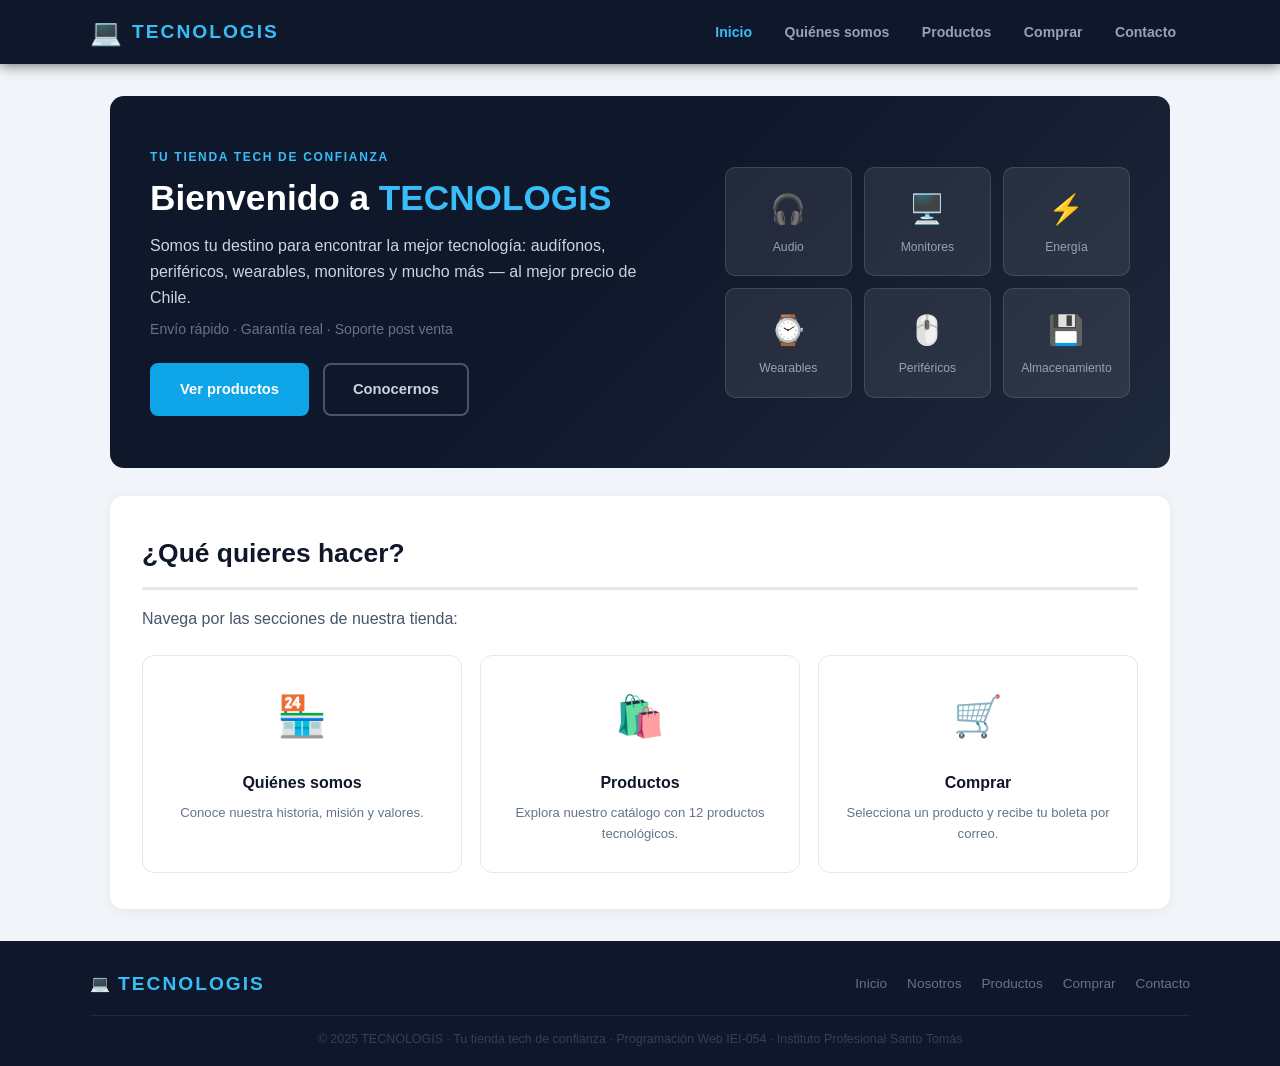
<file: index.html>
<!DOCTYPE html>
<html lang="es">
<head>
  <meta charset="UTF-8">
  <meta name="viewport" content="width=device-width, initial-scale=1.0">
  <title>TECNOLOGIS - Inicio</title>
  <link rel="stylesheet" href="css/style.css">
</head>
<body>

  <header>
    <div class="header-inner">
      <a href="index.html" class="logo">
        <span class="logo-icono">💻</span>
        <span class="logo-nombre">TECNOLOGIS</span>
      </a>
      <nav id="nav-principal">
        <a href="index.html" class="activo">Inicio</a>
        <a href="quienes-somos.html">Quiénes somos</a>
        <a href="productos.html">Productos</a>
        <a href="compra.html">Comprar</a>
        <a href="contacto.html">Contacto</a>
      </nav>
      <button class="btn-menu" id="btnMenu" aria-label="Abrir menú">&#9776;</button>
    </div>
  </header>

  <main>

    <!-- HERO PRINCIPAL -->
    <div class="hero">
      <div class="hero-grid">
        <div class="hero-texto">
          <p class="hero-etiqueta">Tu tienda tech de confianza</p>
          <h2>Bienvenido a <span class="nombre-tienda">TECNOLOGIS</span></h2>
          <p class="hero-bajada">
            Somos tu destino para encontrar la mejor tecnología: audífonos, periféricos,
            wearables, monitores y mucho más — al mejor precio de Chile.
          </p>
          <p class="hero-sub">Envío rápido · Garantía real · Soporte post venta</p>
          <div class="hero-botones">
            <a href="productos.html" class="btn-primario">Ver productos</a>
            <a href="quienes-somos.html" class="btn-secundario">Conocernos</a>
          </div>
        </div>
        <div class="hero-cards">
          <div class="hero-card"><span>🎧</span><p>Audio</p></div>
          <div class="hero-card"><span>🖥️</span><p>Monitores</p></div>
          <div class="hero-card"><span>⚡</span><p>Energía</p></div>
          <div class="hero-card"><span>⌚</span><p>Wearables</p></div>
          <div class="hero-card"><span>🖱️</span><p>Periféricos</p></div>
          <div class="hero-card"><span>💾</span><p>Almacenamiento</p></div>
        </div>
      </div>
    </div>

    <!-- ACCESOS RÁPIDOS A PÁGINAS -->
    <div class="card-seccion">
      <h2>¿Qué quieres hacer?</h2>
      <p>Navega por las secciones de nuestra tienda:</p>
      <div class="accesos-grid" style="margin-top:24px;">
        <a href="quienes-somos.html" class="acceso-card">
          <span class="acceso-icono">🏪</span>
          <h3>Quiénes somos</h3>
          <p>Conoce nuestra historia, misión y valores.</p>
        </a>
        <a href="productos.html" class="acceso-card">
          <span class="acceso-icono">🛍️</span>
          <h3>Productos</h3>
          <p>Explora nuestro catálogo con 12 productos tecnológicos.</p>
        </a>
        <a href="compra.html" class="acceso-card">
          <span class="acceso-icono">🛒</span>
          <h3>Comprar</h3>
          <p>Selecciona un producto y recibe tu boleta por correo.</p>
        </a>
      </div>
    </div>

  </main>

  <footer>
    <div class="footer-inner">
      <div class="footer-logo">
        <span>💻</span>
        <span class="logo-nombre">TECNOLOGIS</span>
      </div>
      <div class="footer-links">
        <a href="index.html">Inicio</a>
        <a href="quienes-somos.html">Nosotros</a>
        <a href="productos.html">Productos</a>
        <a href="compra.html">Comprar</a>
        <a href="contacto.html">Contacto</a>
      </div>
    </div>
    <p class="footer-copy">© 2025 TECNOLOGIS · Tu tienda tech de confianza · Programación Web IEI-054 · Instituto Profesional Santo Tomás</p>
  </footer>

  <script src="js/app.js"></script>
</body>
</html>
</file>
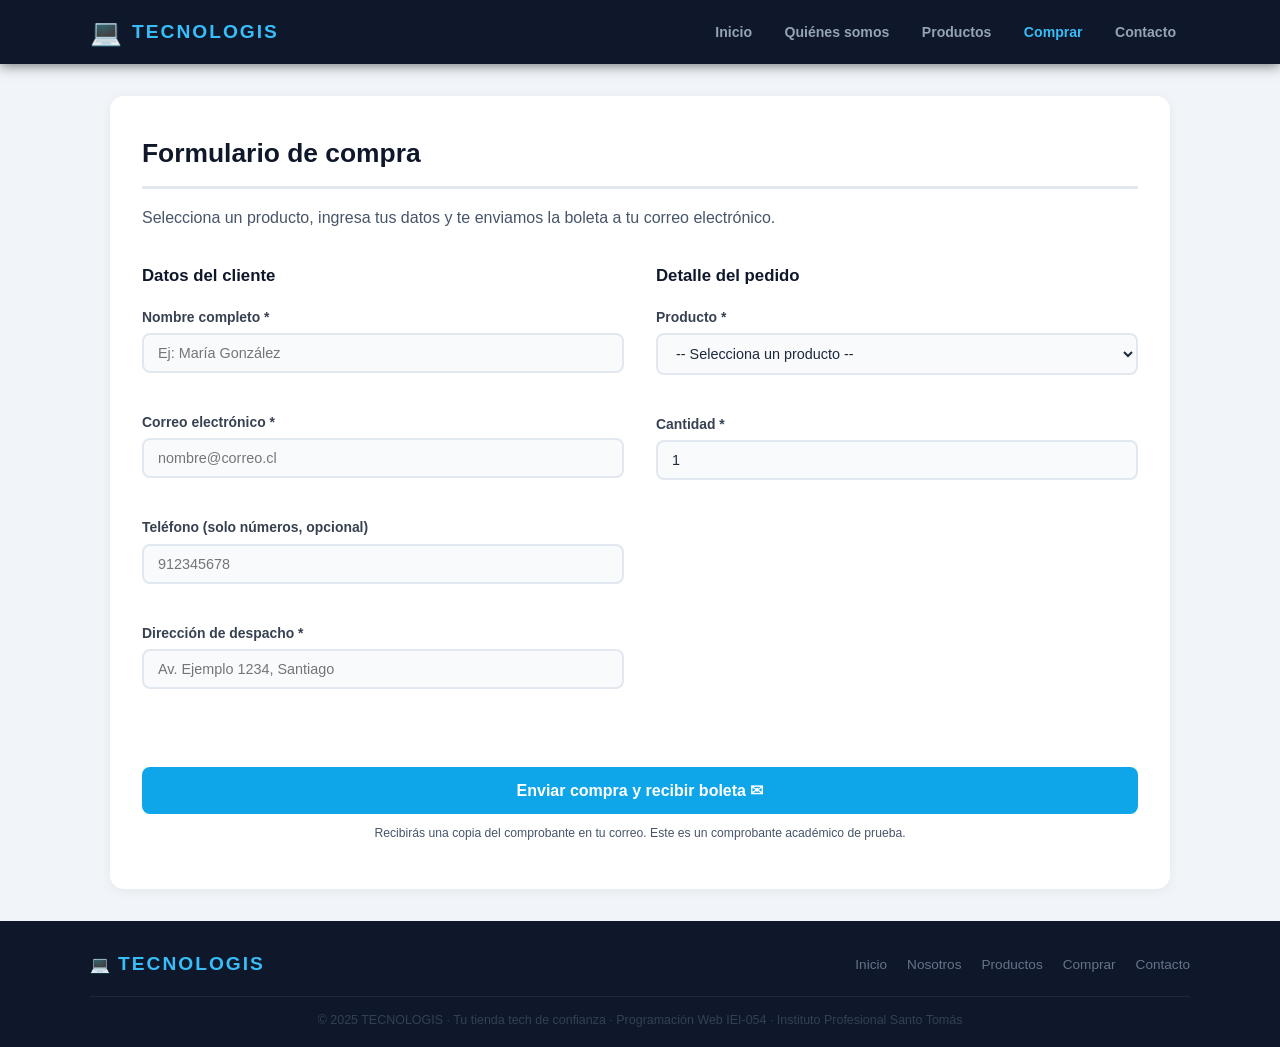
<file: compra.html>
<!DOCTYPE html>
<html lang="es">
<head>
  <meta charset="UTF-8">
  <meta name="viewport" content="width=device-width, initial-scale=1.0">
  <title>TECNOLOGIS - Comprar</title>
  <link rel="stylesheet" href="css/style.css">
</head>
<body>

  <header>
    <div class="header-inner">
      <a href="index.html" class="logo">
        <span class="logo-icono">💻</span>
        <span class="logo-nombre">TECNOLOGIS</span>
      </a>
      <nav id="nav-principal">
        <a href="index.html">Inicio</a>
        <a href="quienes-somos.html">Quiénes somos</a>
        <a href="productos.html">Productos</a>
        <a href="compra.html" class="activo">Comprar</a>
        <a href="contacto.html">Contacto</a>
      </nav>
      <button class="btn-menu" id="btnMenu" aria-label="Abrir menú">&#9776;</button>
    </div>
  </header>

  <main>
    <div class="card-seccion">
      <h2>Formulario de compra</h2>
      <p>Selecciona un producto, ingresa tus datos y te enviamos la boleta a tu correo electrónico.</p>

      <form id="formCompra"
        action="https://formsubmit.co/y.morales55@alumnos.santotomas.cl"
        method="POST">

        <!-- Campos ocultos FormSubmit -->
        <input type="hidden" name="_subject"  value="🛒 Nueva compra - TECNOLOGIS">
        <input type="hidden" name="_template" value="table">
        <input type="hidden" name="_captcha"  value="false">
        <input type="hidden" name="_next"     value="gracias.html">

        <!-- Campos ocultos que JavaScript llena con el detalle de la boleta -->
        <input type="hidden" id="campo-detalle"  name="detalle_compra">
        <input type="hidden" id="campo-subtotal" name="subtotal_compra">
        <input type="hidden" id="campo-total"    name="total_compra">
        <input type="hidden" id="campo-fecha"    name="fecha_compra">

        <!-- Grilla 2 columnas: datos cliente | selección de producto -->
        <div class="compra-grid">

          <!-- Columna 1: Datos del cliente -->
          <div>
            <h3>Datos del cliente</h3>

            <label for="nombreCliente">Nombre completo *</label>
            <input type="text" id="nombreCliente" name="nombre_cliente"
              placeholder="Ej: María González">
            <span class="error" id="err-nombre"></span>

            <label for="correoCliente">Correo electrónico *</label>
            <input type="email" id="correoCliente" name="correo_cliente"
              placeholder="nombre@correo.cl">
            <span class="error" id="err-correo"></span>

            <label for="telefonoCliente">Teléfono (solo números, opcional)</label>
            <input type="tel" id="telefonoCliente" name="telefono"
              placeholder="912345678">
            <span class="error" id="err-telefono"></span>

            <label for="direccionCliente">Dirección de despacho *</label>
            <input type="text" id="direccionCliente" name="direccion"
              placeholder="Av. Ejemplo 1234, Santiago">
            <span class="error" id="err-direccion"></span>
          </div>

          <!-- Columna 2: Selección de producto -->
          <div>
            <h3>Detalle del pedido</h3>

            <label for="productoSelect">Producto *</label>
            <select id="productoSelect" name="producto_nombre">
              <option value="">-- Selecciona un producto --</option>
            </select>
            <span class="error" id="err-producto"></span>

            <label for="cantidadInput">Cantidad *</label>
            <input type="number" id="cantidadInput" name="cantidad"
              min="1" value="1">
            <span class="error" id="err-cantidad"></span>

            <!-- Resumen/boleta visible en pantalla -->
            <div id="resumenCompra" class="resumen-box" style="display:none;">
              <h4>📄 Resumen de tu compra</h4>
              <div id="resumenContenido"></div>
            </div>
          </div>

        </div>

        <span class="error error-global" id="err-general"></span>
        <button type="submit" class="btn-enviar">Enviar compra y recibir boleta ✉</button>
        <p class="nota-form">Recibirás una copia del comprobante en tu correo. Este es un comprobante académico de prueba.</p>

      </form>
    </div>
  </main>

  <footer>
    <div class="footer-inner">
      <div class="footer-logo">
        <span>💻</span>
        <span class="logo-nombre">TECNOLOGIS</span>
      </div>
      <div class="footer-links">
        <a href="index.html">Inicio</a>
        <a href="quienes-somos.html">Nosotros</a>
        <a href="productos.html">Productos</a>
        <a href="compra.html">Comprar</a>
        <a href="contacto.html">Contacto</a>
      </div>
    </div>
    <p class="footer-copy">© 2025 TECNOLOGIS · Tu tienda tech de confianza · Programación Web IEI-054 · Instituto Profesional Santo Tomás</p>
  </footer>

  <script src="js/app.js"></script>
</body>
</html>
</file>
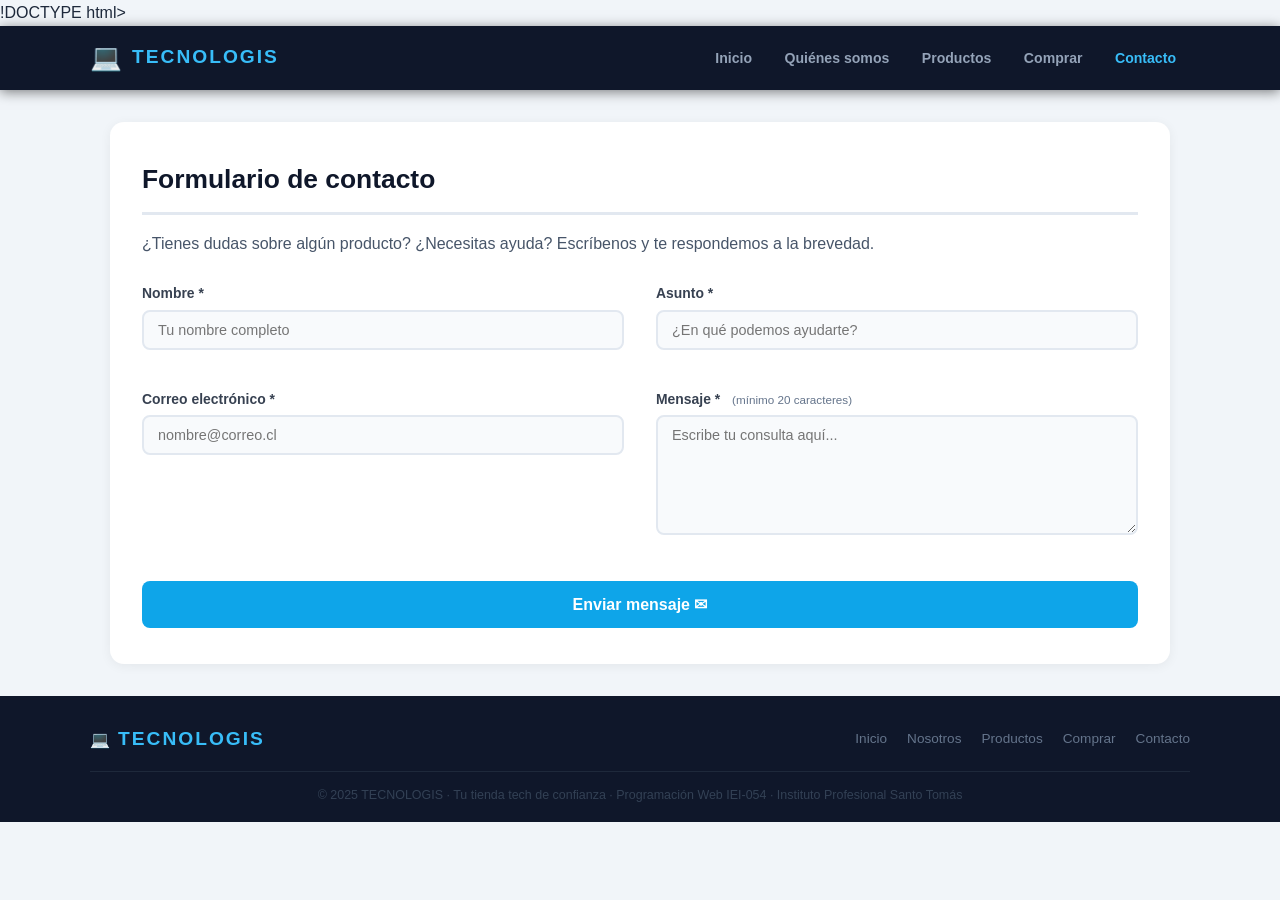
<file: contacto.html>
!DOCTYPE html>
<html lang="es">
<head>
  <meta charset="UTF-8">
  <meta name="viewport" content="width=device-width, initial-scale=1.0">
  <title>TECNOLOGIS - Contacto</title>
  <link rel="stylesheet" href="css/style.css">
</head>
<body>

  <header>
    <div class="header-inner">
      <a href="index.html" class="logo">
        <span class="logo-icono">💻</span>
        <span class="logo-nombre">TECNOLOGIS</span>
      </a>
      <nav id="nav-principal">
        <a href="index.html">Inicio</a>
        <a href="quienes-somos.html">Quiénes somos</a>
        <a href="productos.html">Productos</a>
        <a href="compra.html">Comprar</a>
        <a href="contacto.html" class="activo">Contacto</a>
      </nav>
      <button class="btn-menu" id="btnMenu" aria-label="Abrir menú">&#9776;</button>
    </div>
  </header>

  <main>
    <div class="card-seccion">
      <h2>Formulario de contacto</h2>
      <p>¿Tienes dudas sobre algún producto? ¿Necesitas ayuda? Escríbenos y te respondemos a la brevedad.</p>

      <form id="formContacto"
        action="https://formsubmit.co/y.morales55@alumnos.santotomas.cl"
        method="POST">

        <input type="hidden" name="_subject"  value="📬 Nuevo contacto - TECNOLOGIS">
        <input type="hidden" name="_template" value="table">
        <input type="hidden" name="_captcha"  value="false">
        <input type="hidden" name="_next"     value="gracias.html">

        <!-- Grilla 2 columnas -->
        <div class="contacto-grid">

          <div>
            <label for="cNombre">Nombre *</label>
            <input type="text" id="cNombre" name="nombre"
              placeholder="Tu nombre completo">
            <span class="error" id="cerr-nombre"></span>

            <label for="cCorreo">Correo electrónico *</label>
            <input type="email" id="cCorreo" name="correo"
              placeholder="nombre@correo.cl">
            <span class="error" id="cerr-correo"></span>
          </div>

          <div>
            <label for="cAsunto">Asunto *</label>
            <input type="text" id="cAsunto" name="asunto"
              placeholder="¿En qué podemos ayudarte?">
            <span class="error" id="cerr-asunto"></span>

            <label for="cMensaje">
              Mensaje *
              <span class="contador-chars" id="contadorChars">(mínimo 20 caracteres)</span>
            </label>
            <textarea id="cMensaje" name="mensaje" maxlength="500"
              placeholder="Escribe tu consulta aquí..."></textarea>
            <span class="error" id="cerr-mensaje"></span>
          </div>

        </div>

        <button type="submit" class="btn-enviar">Enviar mensaje ✉</button>

      </form>
    </div>
  </main>

  <footer>
    <div class="footer-inner">
      <div class="footer-logo">
        <span>💻</span>
        <span class="logo-nombre">TECNOLOGIS</span>
      </div>
      <div class="footer-links">
        <a href="index.html">Inicio</a>
        <a href="quienes-somos.html">Nosotros</a>
        <a href="productos.html">Productos</a>
        <a href="compra.html">Comprar</a>
        <a href="contacto.html">Contacto</a>
      </div>
    </div>
    <p class="footer-copy">© 2025 TECNOLOGIS · Tu tienda tech de confianza · Programación Web IEI-054 · Instituto Profesional Santo Tomás</p>
  </footer>

  <script src="js/app.js"></script>
</body>
</html>
</file>
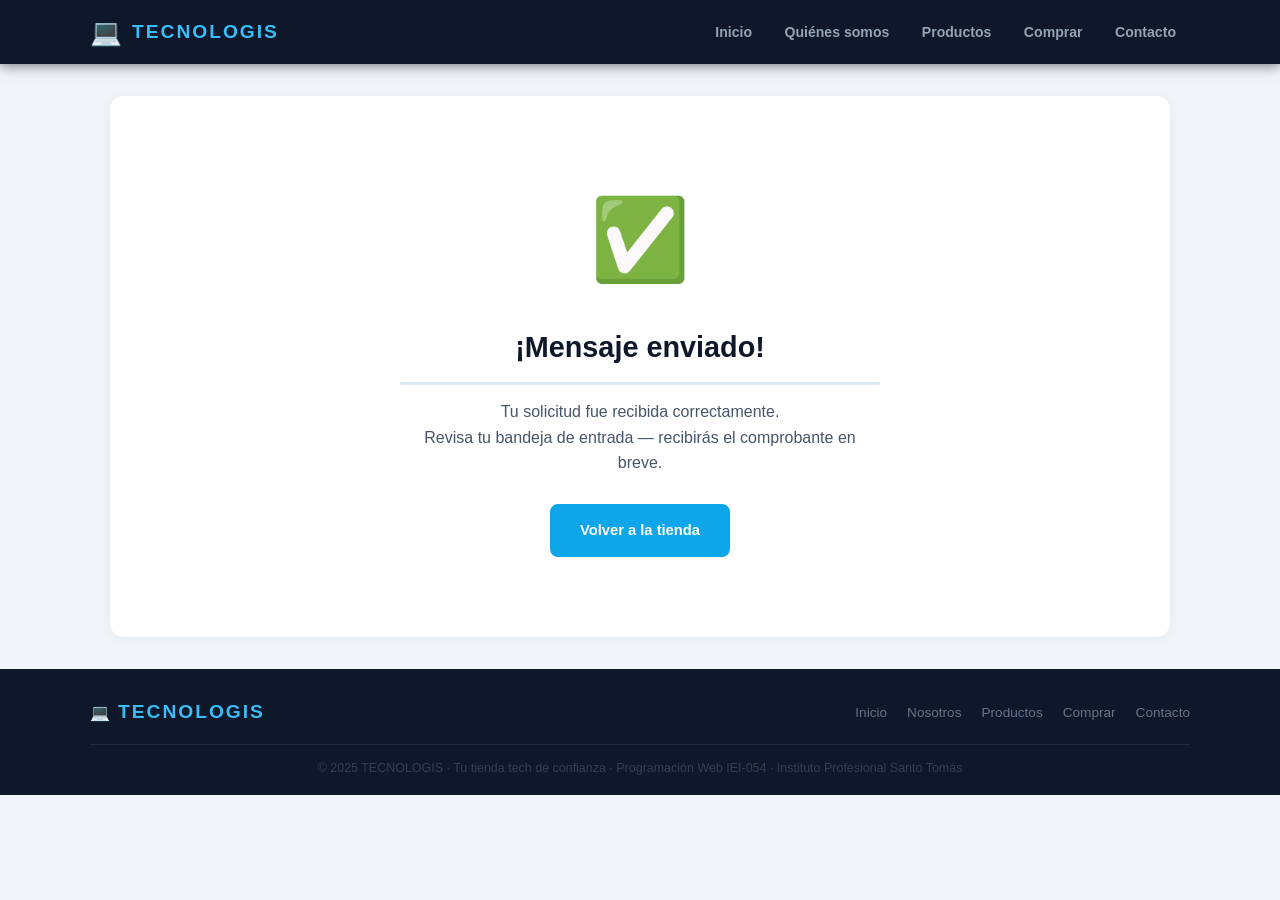
<file: gracias.html>
<!DOCTYPE html>
<html lang="es">
<head>
  <meta charset="UTF-8">
  <meta name="viewport" content="width=device-width, initial-scale=1.0">
  <title>TECNOLOGIS - ¡Gracias!</title>
  <link rel="stylesheet" href="css/style.css">
</head>
<body>

  <header>
    <div class="header-inner">
      <a href="index.html" class="logo">
        <span class="logo-icono">💻</span>
        <span class="logo-nombre">TECNOLOGIS</span>
      </a>
      <nav id="nav-principal">
        <a href="index.html">Inicio</a>
        <a href="quienes-somos.html">Quiénes somos</a>
        <a href="productos.html">Productos</a>
        <a href="compra.html">Comprar</a>
        <a href="contacto.html">Contacto</a>
      </nav>
    </div>
  </header>

  <main>
    <div class="card-seccion gracias-seccion">
      <div class="gracias-box">
        <div class="gracias-icono">✅</div>
        <h2>¡Mensaje enviado!</h2>
        <p>Tu solicitud fue recibida correctamente.<br>
        Revisa tu bandeja de entrada — recibirás el comprobante en breve.</p>
        <a href="index.html" class="btn-primario">Volver a la tienda</a>
      </div>
    </div>
  </main>

  <footer>
    <div class="footer-inner">
      <div class="footer-logo">
        <span>💻</span>
        <span class="logo-nombre">TECNOLOGIS</span>
      </div>
      <div class="footer-links">
        <a href="index.html">Inicio</a>
        <a href="quienes-somos.html">Nosotros</a>
        <a href="productos.html">Productos</a>
        <a href="compra.html">Comprar</a>
        <a href="contacto.html">Contacto</a>
      </div>
    </div>
    <p class="footer-copy">© 2025 TECNOLOGIS · Tu tienda tech de confianza · Programación Web IEI-054 · Instituto Profesional Santo Tomás</p>
  </footer>

</body>
</html>
</file>
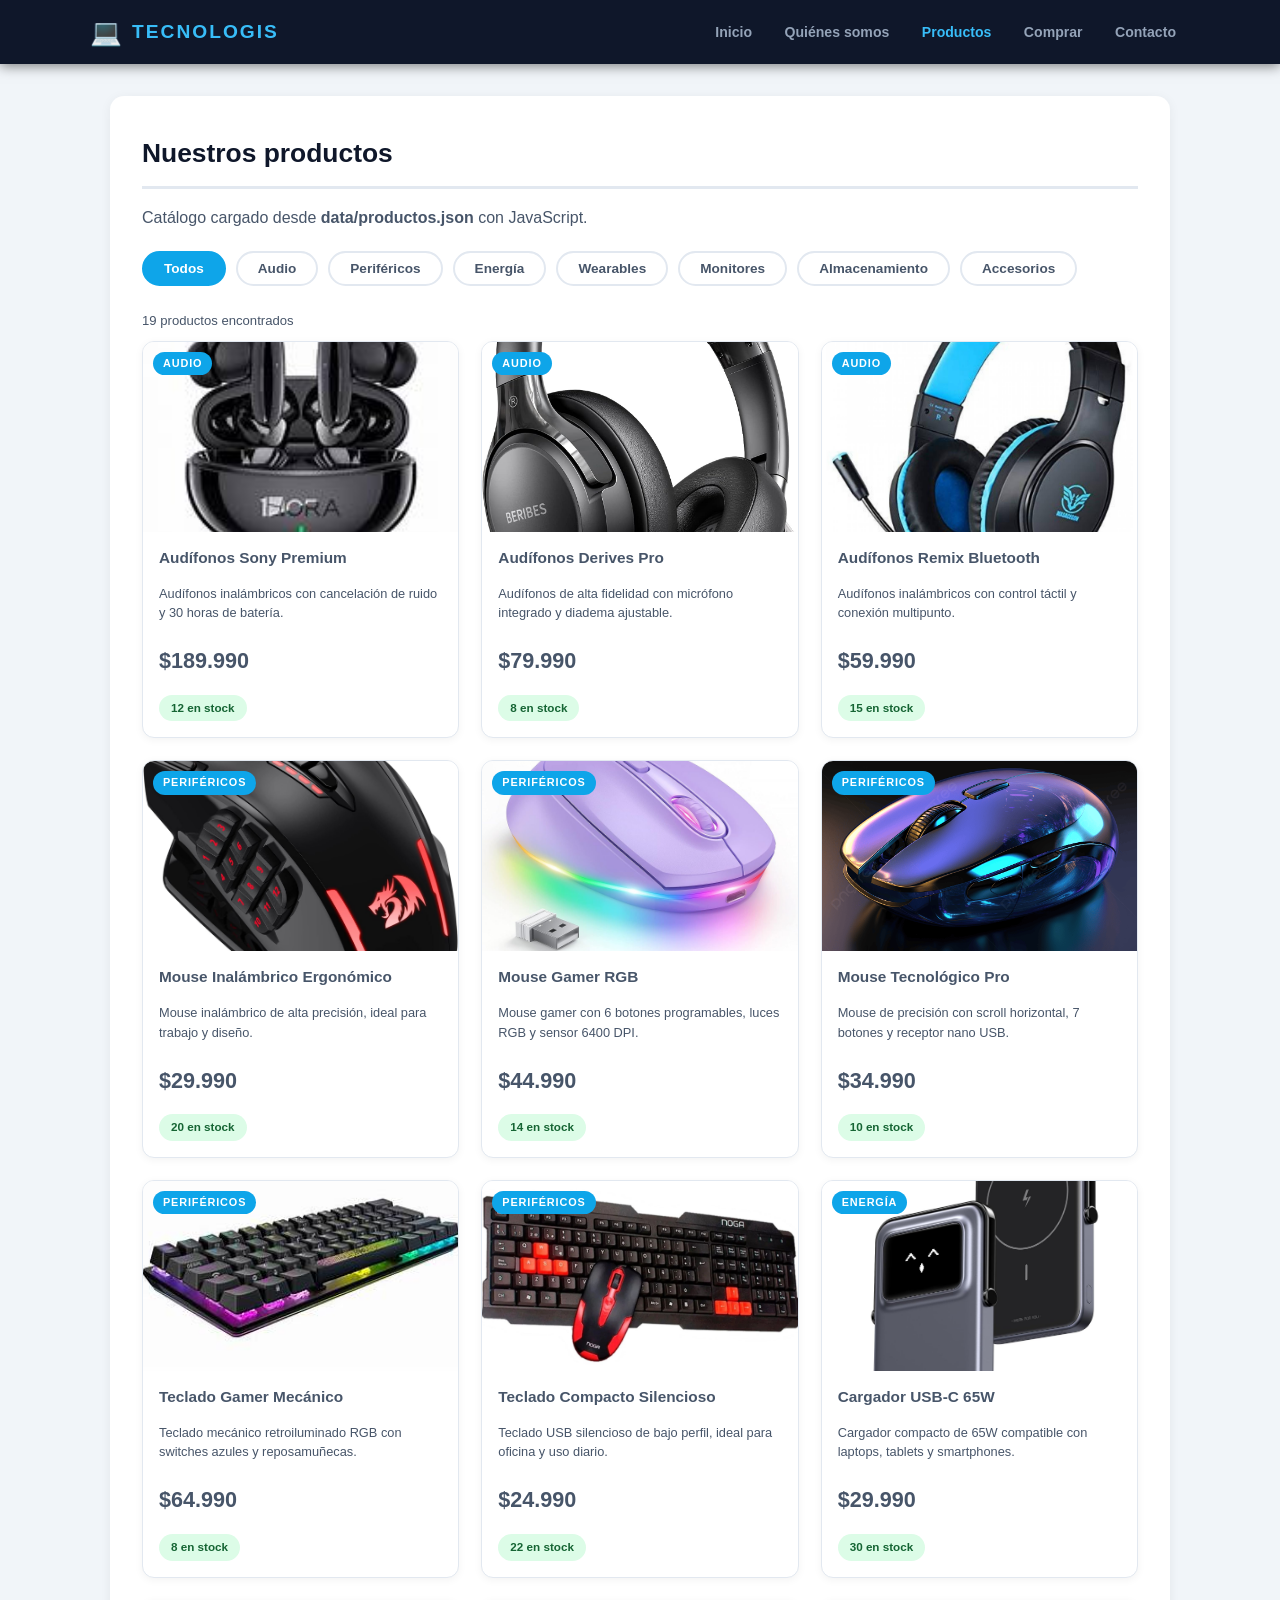
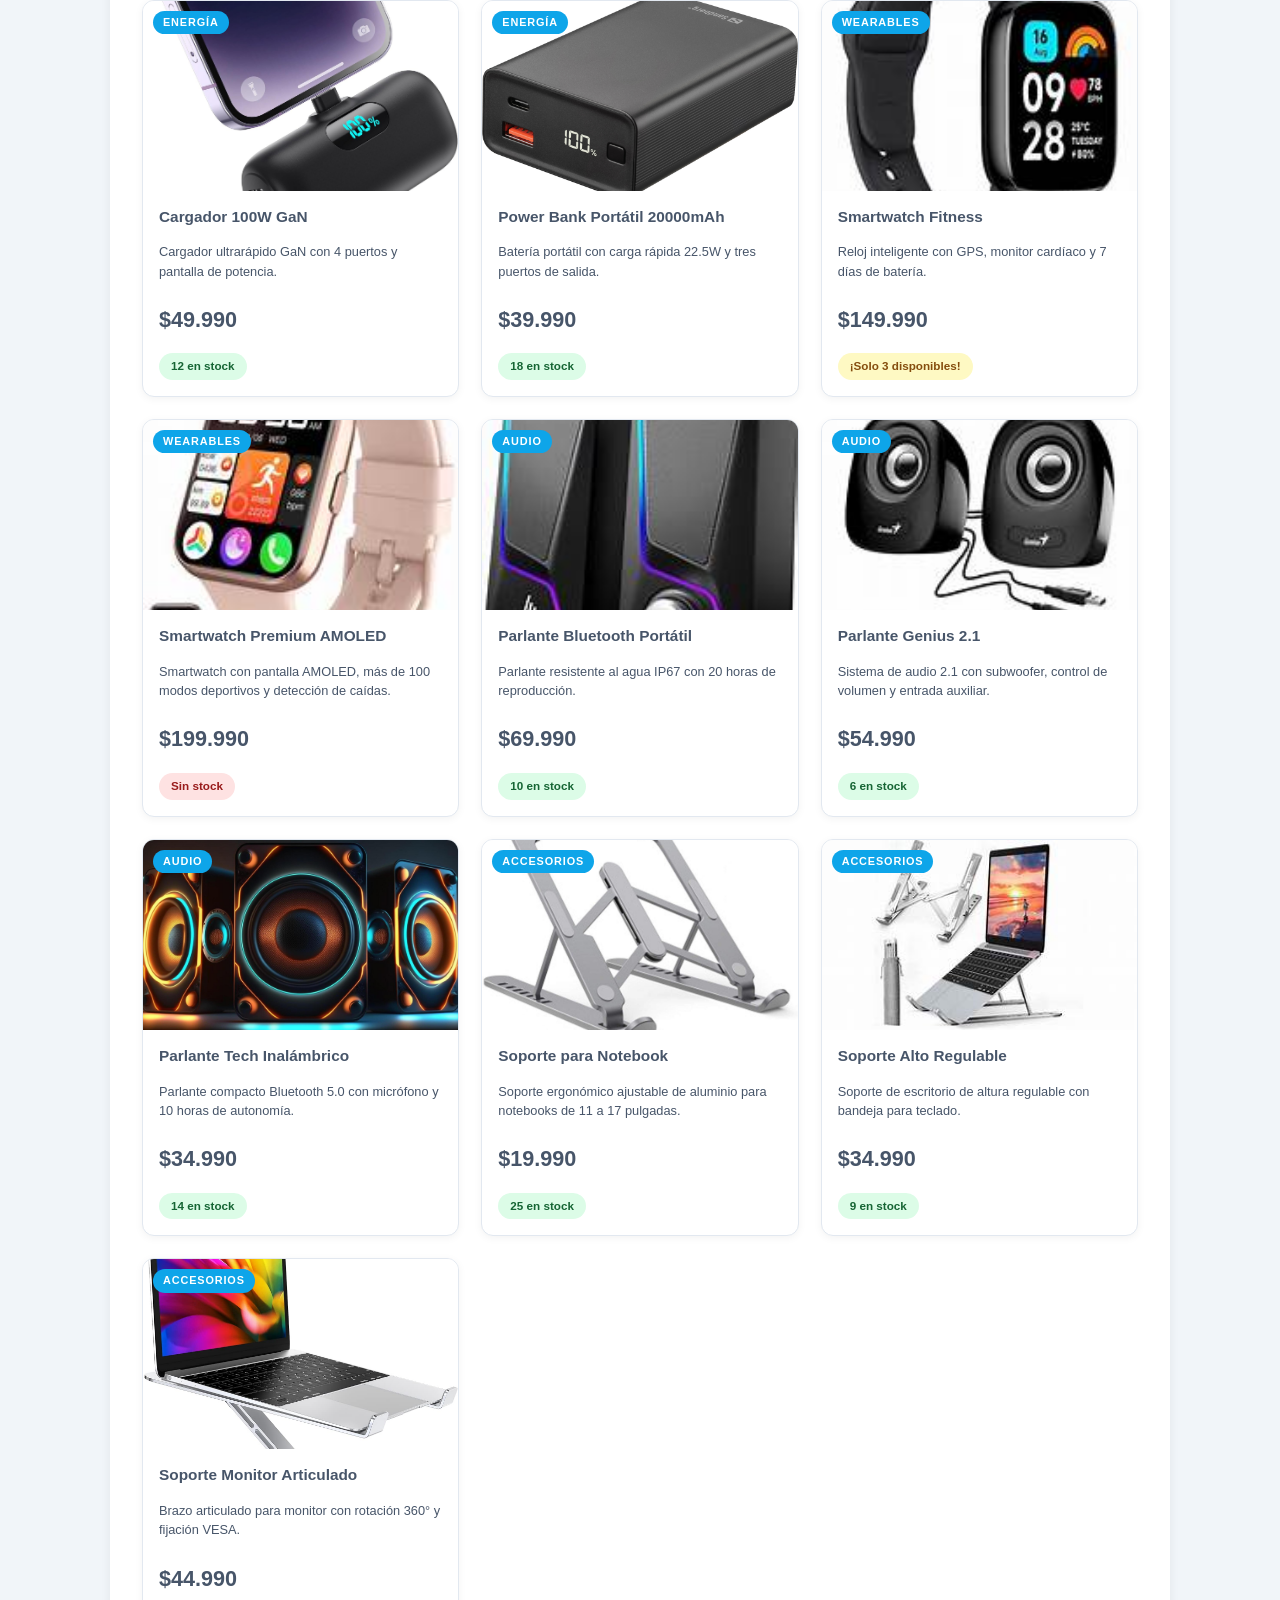
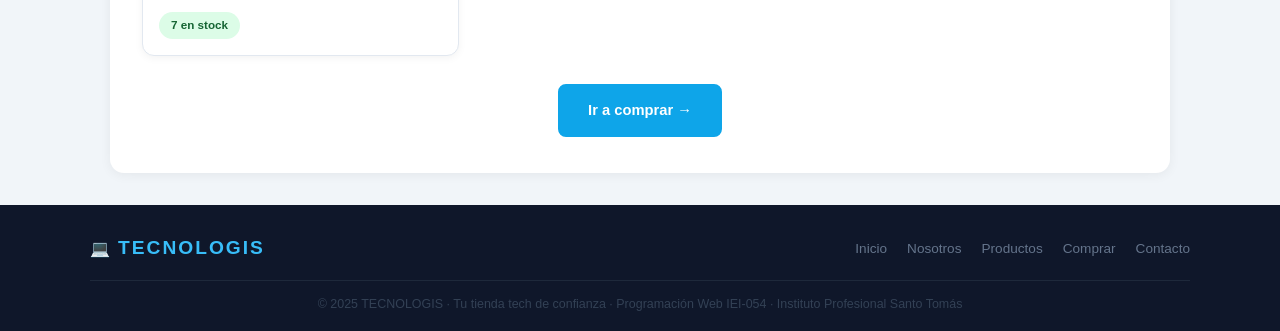
<file: productos.html>
<!DOCTYPE html>
<html lang="es">
<head>
  <meta charset="UTF-8">
  <meta name="viewport" content="width=device-width, initial-scale=1.0">
  <title>TECNOLOGIS - Productos</title>
  <link rel="stylesheet" href="css/style.css">
</head>
<body>

  <header>
    <div class="header-inner">
      <a href="index.html" class="logo">
        <span class="logo-icono">💻</span>
        <span class="logo-nombre">TECNOLOGIS</span>
      </a>
      <nav id="nav-principal">
        <a href="index.html">Inicio</a>
        <a href="quienes-somos.html">Quiénes somos</a>
        <a href="productos.html" class="activo">Productos</a>
        <a href="compra.html">Comprar</a>
        <a href="contacto.html">Contacto</a>
      </nav>
      <button class="btn-menu" id="btnMenu" aria-label="Abrir menú">&#9776;</button>
    </div>
  </header>

  <main>
    <div class="card-seccion">
      <h2>Nuestros productos</h2>
      <p>Catálogo cargado desde <strong>data/productos.json</strong> con JavaScript.</p>

      <!-- Filtros por categoría -->
      <div class="filtros" id="contenedor-filtros">
        <button class="btn-filtro activo" data-categoria="Todos">Todos</button>
        <button class="btn-filtro" data-categoria="Audio">Audio</button>
        <button class="btn-filtro" data-categoria="Periféricos">Periféricos</button>
        <button class="btn-filtro" data-categoria="Energía">Energía</button>
        <button class="btn-filtro" data-categoria="Wearables">Wearables</button>
        <button class="btn-filtro" data-categoria="Monitores">Monitores</button>
        <button class="btn-filtro" data-categoria="Almacenamiento">Almacenamiento</button>
        <button class="btn-filtro" data-categoria="Accesorios">Accesorios</button>
      </div>

      <p class="conteo" id="conteoResultados"></p>

      <!-- Grilla de productos — JavaScript la construye desde el JSON -->
      <div id="contenedor-productos">
        <div class="cargando">
          <div class="spinner"></div>
          <p>Cargando productos...</p>
        </div>
      </div>

      <div style="margin-top:28px; text-align:center;">
        <a href="compra.html" class="btn-primario">Ir a comprar →</a>
      </div>
    </div>
  </main>

  <footer>
    <div class="footer-inner">
      <div class="footer-logo">
        <span>💻</span>
        <span class="logo-nombre">TECNOLOGIS</span>
      </div>
      <div class="footer-links">
        <a href="index.html">Inicio</a>
        <a href="quienes-somos.html">Nosotros</a>
        <a href="productos.html">Productos</a>
        <a href="compra.html">Comprar</a>
        <a href="contacto.html">Contacto</a>
      </div>
    </div>
    <p class="footer-copy">© 2025 TECNOLOGIS · Tu tienda tech de confianza · Programación Web IEI-054 · Instituto Profesional Santo Tomás</p>
  </footer>

  <script src="js/app.js"></script>
</body>
</html>
</file>
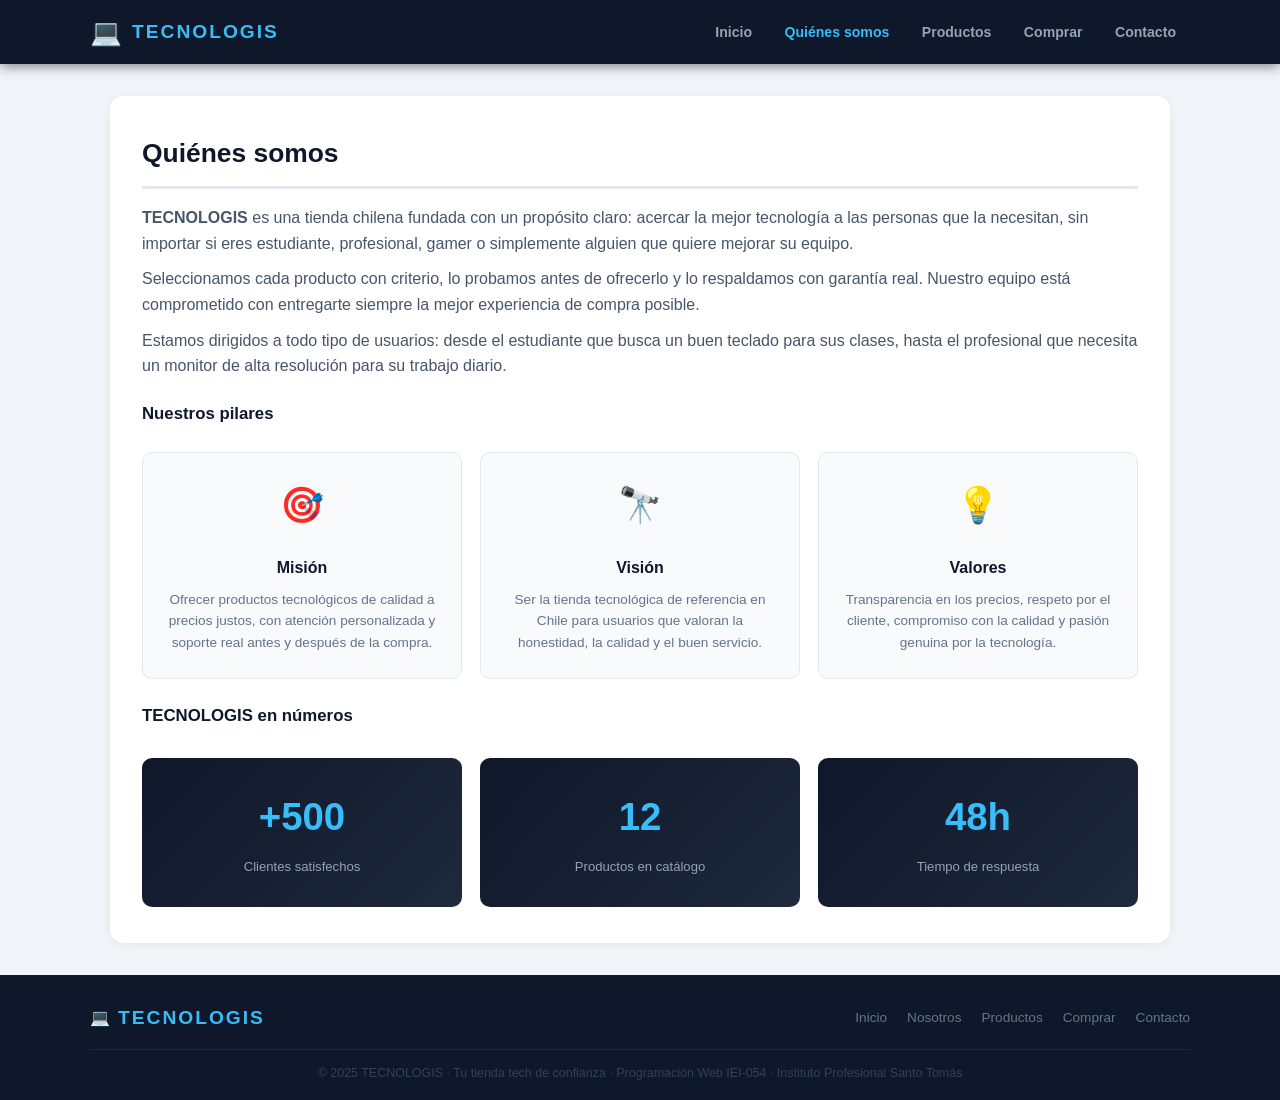
<file: quienes-somos.html>
<!DOCTYPE html>
<html lang="es">
<head>
  <meta charset="UTF-8">
  <meta name="viewport" content="width=device-width, initial-scale=1.0">
  <title>TECNOLOGIS - Quiénes somos</title>
  <link rel="stylesheet" href="css/style.css">
</head>
<body>

  <header>
    <div class="header-inner">
      <a href="index.html" class="logo">
        <span class="logo-icono">💻</span>
        <span class="logo-nombre">TECNOLOGIS</span>
      </a>
      <nav id="nav-principal">
        <a href="index.html">Inicio</a>
        <a href="quienes-somos.html" class="activo">Quiénes somos</a>
        <a href="productos.html">Productos</a>
        <a href="compra.html">Comprar</a>
        <a href="contacto.html">Contacto</a>
      </nav>
      <button class="btn-menu" id="btnMenu" aria-label="Abrir menú">&#9776;</button>
    </div>
  </header>

  <main>
    <div class="card-seccion">
      <h2>Quiénes somos</h2>

      <p>
        <strong>TECNOLOGIS</strong> es una tienda chilena fundada con un propósito claro:
        acercar la mejor tecnología a las personas que la necesitan, sin importar si eres
        estudiante, profesional, gamer o simplemente alguien que quiere mejorar su equipo.
      </p>
      <p>
        Seleccionamos cada producto con criterio, lo probamos antes de ofrecerlo y lo
        respaldamos con garantía real. Nuestro equipo está comprometido con entregarte
        siempre la mejor experiencia de compra posible.
      </p>
      <p>
        Estamos dirigidos a todo tipo de usuarios: desde el estudiante que busca un buen
        teclado para sus clases, hasta el profesional que necesita un monitor de alta
        resolución para su trabajo diario.
      </p>

      <!-- Grilla 3 columnas: Misión, Visión, Valores -->
      <h3>Nuestros pilares</h3>
      <div class="mvv-grid">
        <div class="mvv-card">
          <span class="mvv-icono">🎯</span>
          <h3>Misión</h3>
          <p>Ofrecer productos tecnológicos de calidad a precios justos, con atención personalizada y soporte real antes y después de la compra.</p>
        </div>
        <div class="mvv-card">
          <span class="mvv-icono">🔭</span>
          <h3>Visión</h3>
          <p>Ser la tienda tecnológica de referencia en Chile para usuarios que valoran la honestidad, la calidad y el buen servicio.</p>
        </div>
        <div class="mvv-card">
          <span class="mvv-icono">💡</span>
          <h3>Valores</h3>
          <p>Transparencia en los precios, respeto por el cliente, compromiso con la calidad y pasión genuina por la tecnología.</p>
        </div>
      </div>

      <!-- Grilla 3 columnas: estadísticas -->
      <h3>TECNOLOGIS en números</h3>
      <div class="stats-grid">
        <div class="stat-card">
          <span class="stat-numero">+500</span>
          <span class="stat-etiqueta">Clientes satisfechos</span>
        </div>
        <div class="stat-card">
          <span class="stat-numero">12</span>
          <span class="stat-etiqueta">Productos en catálogo</span>
        </div>
        <div class="stat-card">
          <span class="stat-numero">48h</span>
          <span class="stat-etiqueta">Tiempo de respuesta</span>
        </div>
      </div>

    </div>
  </main>

  <footer>
    <div class="footer-inner">
      <div class="footer-logo">
        <span>💻</span>
        <span class="logo-nombre">TECNOLOGIS</span>
      </div>
      <div class="footer-links">
        <a href="index.html">Inicio</a>
        <a href="quienes-somos.html">Nosotros</a>
        <a href="productos.html">Productos</a>
        <a href="compra.html">Comprar</a>
        <a href="contacto.html">Contacto</a>
      </div>
    </div>
    <p class="footer-copy">© 2025 TECNOLOGIS · Tu tienda tech de confianza · Programación Web IEI-054 · Instituto Profesional Santo Tomás</p>
  </footer>

  <script src="js/app.js"></script>
</body>
</html>
</file>
<file: css/style.css>
/* ============================================================
   TECNOLOGIS — style.css
   Programación Web IEI-054 · Instituto Profesional Santo Tomás
   ============================================================ */

*, *::before, *::after { box-sizing: border-box; margin: 0; padding: 0; }

body {
  font-family: Arial, sans-serif;
  background-color: #f1f5f9;
  color: #1e293b;
  line-height: 1.6;
}

/* ============================================================
   HEADER — compartido en todas las páginas
   ============================================================ */
header {
  background-color: #0f172a;
  padding: 0 24px;
  position: sticky;
  top: 0;
  z-index: 100;
  box-shadow: 0 2px 12px rgba(0,0,0,0.5);
}
.header-inner {
  max-width: 1100px;
  margin: 0 auto;
  display: flex;
  align-items: center;
  justify-content: space-between;
  height: 64px;
}
.logo { display: flex; align-items: center; gap: 10px; text-decoration: none; }
.logo-icono { font-size: 1.6rem; }
.logo-nombre { font-size: 1.2rem; font-weight: bold; color: #38bdf8; letter-spacing: 2px; }

nav a {
  color: #94a3b8;
  margin: 0 14px;
  text-decoration: none;
  font-size: 0.88rem;
  font-weight: 600;
  transition: color 0.2s;
}
nav a:hover,
nav a.activo { color: #38bdf8; }

.btn-menu {
  display: none;
  background: none;
  border: none;
  color: white;
  font-size: 1.7rem;
  cursor: pointer;
}

/* ============================================================
   CONTENIDO PRINCIPAL
   ============================================================ */
main {
  max-width: 1100px;
  margin: 32px auto;
  padding: 0 20px;
}

/* Tarjeta de sección (fondo blanco con sombra) */
.card-seccion {
  background-color: white;
  border-radius: 14px;
  padding: 36px 32px;
  box-shadow: 0 2px 12px rgba(0,0,0,0.06);
  margin-bottom: 28px;
}

.card-seccion h2 {
  font-size: 1.65rem;
  color: #0f172a;
  margin-bottom: 16px;
  padding-bottom: 12px;
  border-bottom: 3px solid #e2e8f0;
}

.card-seccion h3 {
  font-size: 1.05rem;
  color: #0f172a;
  margin: 22px 0 10px;
}

.card-seccion p { color: #475569; margin-bottom: 10px; }

/* ============================================================
   BOTONES GLOBALES
   ============================================================ */
.btn-primario {
  display: inline-block;
  padding: 13px 28px;
  background-color: #0ea5e9;
  color: white;
  text-decoration: none;
  border-radius: 8px;
  font-weight: bold;
  font-size: 0.92rem;
  border: 2px solid #0ea5e9;
  transition: background-color 0.2s, transform 0.15s;
  cursor: pointer;
  font-family: Arial, sans-serif;
}
.btn-primario:hover { background-color: #0284c7; border-color: #0284c7; transform: translateY(-1px); }

.btn-secundario {
  display: inline-block;
  padding: 13px 28px;
  background-color: transparent;
  color: #cbd5e1;
  text-decoration: none;
  border-radius: 8px;
  font-weight: bold;
  font-size: 0.92rem;
  border: 2px solid #475569;
  transition: border-color 0.2s, color 0.2s;
}
.btn-secundario:hover { border-color: #94a3b8; color: white; }

/* ============================================================
   PÁGINA: INICIO (index.html)
   ============================================================ */

/* Hero con grilla: texto | mini-cards */
.hero {
  background: linear-gradient(135deg, #0f172a 45%, #1e293b 100%);
  border-radius: 14px;
  padding: 52px 40px;
  margin-bottom: 28px;
}

.hero-grid {
  display: grid;
  grid-template-columns: 1.3fr 1fr;
  gap: 48px;
  align-items: center;
}

.hero-etiqueta {
  font-size: 0.75rem;
  font-weight: bold;
  letter-spacing: 0.14em;
  text-transform: uppercase;
  color: #38bdf8;
  margin-bottom: 10px;
}

.hero h2 {
  color: white;
  font-size: 2.2rem;
  line-height: 1.2;
  margin-bottom: 14px;
}

.nombre-tienda { color: #38bdf8; }
.hero-bajada   { color: #cbd5e1; font-size: 1rem; margin-bottom: 8px; }
.hero-sub      { color: #64748b; font-size: 0.88rem; margin-bottom: 22px; }

.hero-botones  { display: flex; gap: 14px; flex-wrap: wrap; }

/* Grilla 3×2 mini-cards del hero */
.hero-cards {
  display: grid;
  grid-template-columns: repeat(3, 1fr);
  gap: 12px;
}

.hero-card {
  background-color: rgba(255,255,255,0.08);
  border: 1px solid rgba(255,255,255,0.12);
  border-radius: 10px;
  padding: 18px 10px;
  text-align: center;
  color: white;
  transition: background-color 0.2s;
}
.hero-card:hover { background-color: rgba(255,255,255,0.16); }
.hero-card span  { font-size: 1.8rem; display: block; margin-bottom: 6px; }
.hero-card p     { font-size: 0.76rem; color: #94a3b8; margin: 0; }

/* Grilla de accesos rápidos a páginas */
.accesos-grid {
  display: grid;
  grid-template-columns: repeat(3, 1fr);
  gap: 18px;
}

.acceso-card {
  background-color: white;
  border: 1px solid #e2e8f0;
  border-radius: 12px;
  padding: 28px 20px;
  text-align: center;
  text-decoration: none;
  transition: box-shadow 0.2s, transform 0.2s;
  display: block;
}
.acceso-card:hover { box-shadow: 0 8px 28px rgba(0,0,0,0.12); transform: translateY(-3px); }
.acceso-icono  { font-size: 2.5rem; display: block; margin-bottom: 10px; }
.acceso-card h3 { color: #0f172a; font-size: 1rem; margin-bottom: 6px; }
.acceso-card p  { font-size: 0.82rem; color: #64748b; margin: 0; }

/* ============================================================
   PÁGINA: QUIÉNES SOMOS (quienes-somos.html)
   ============================================================ */

/* Grilla 3 columnas: misión, visión, valores */
.mvv-grid {
  display: grid;
  grid-template-columns: repeat(3, 1fr);
  gap: 18px;
  margin: 24px 0;
}

.mvv-card {
  background-color: #f8fafc;
  border: 1px solid #e2e8f0;
  border-radius: 10px;
  padding: 24px 20px;
  text-align: center;
  transition: box-shadow 0.2s, transform 0.2s;
}
.mvv-card:hover { box-shadow: 0 6px 20px rgba(0,0,0,0.1); transform: translateY(-2px); }
.mvv-icono     { font-size: 2.2rem; display: block; margin-bottom: 10px; }
.mvv-card h3   { font-size: 1rem; color: #0f172a; margin-bottom: 8px; }
.mvv-card p    { font-size: 0.85rem; color: #64748b; margin: 0; }

/* Grilla 3 columnas: estadísticas */
.stats-grid {
  display: grid;
  grid-template-columns: repeat(3, 1fr);
  gap: 18px;
  margin-top: 28px;
}
.stat-card {
  background: linear-gradient(135deg, #0f172a, #1e293b);
  border-radius: 10px;
  padding: 28px 20px;
  text-align: center;
}
.stat-numero  { display: block; font-size: 2.4rem; font-weight: bold; color: #38bdf8; margin-bottom: 6px; }
.stat-etiqueta { font-size: 0.82rem; color: #94a3b8; }

/* ============================================================
   PÁGINA: PRODUCTOS (productos.html)
   ============================================================ */
.filtros {
  display: flex;
  flex-wrap: wrap;
  gap: 10px;
  margin: 20px 0 24px;
}

.btn-filtro {
  padding: 8px 20px;
  border: 2px solid #e2e8f0;
  background-color: white;
  color: #475569;
  border-radius: 25px;
  cursor: pointer;
  font-family: Arial, sans-serif;
  font-size: 0.85rem;
  font-weight: 600;
  transition: all 0.2s;
}
.btn-filtro:hover  { border-color: #0ea5e9; color: #0ea5e9; }
.btn-filtro.activo { background-color: #0ea5e9; color: white; border-color: #0ea5e9; }

.conteo { font-size: 0.82rem; color: #64748b; margin-bottom: 18px; }

/* Spinner de carga */
.cargando { text-align: center; padding: 48px; color: #64748b; }
.spinner {
  width: 40px; height: 40px;
  border: 4px solid #e2e8f0;
  border-top-color: #0ea5e9;
  border-radius: 50%;
  animation: girar 0.7s linear infinite;
  margin: 0 auto 14px;
}
@keyframes girar { to { transform: rotate(360deg); } }

/* Grilla de productos — 3 columnas */
#contenedor-productos {
  display: grid;
  grid-template-columns: repeat(3, 1fr);
  gap: 22px;
}

.sin-resultados {
  grid-column: 1 / -1;
  text-align: center;
  padding: 48px;
  color: #64748b;
}

/* Tarjeta de producto */
.producto {
  background-color: white;
  border: 1px solid #e2e8f0;
  border-radius: 12px;
  overflow: hidden;
  display: flex;
  flex-direction: column;
  box-shadow: 0 2px 8px rgba(0,0,0,0.05);
  transition: box-shadow 0.25s, transform 0.25s;
}
.producto:hover { box-shadow: 0 10px 32px rgba(0,0,0,0.14); transform: translateY(-5px); }

/* Imagen real del producto */
.producto-imagen {
  position: relative;
  width: 100%;
  height: 190px;
  overflow: hidden;
  background-color: #f1f5f9;
}
.producto-img {
  width: 100%; height: 190px;
  object-fit: cover; display: block;
  transition: transform 0.35s;
}
.producto:hover .producto-img { transform: scale(1.06); }

.img-fallback {
  width: 100%; height: 190px;
  display: none;
  align-items: center;
  justify-content: center;
  font-size: 3.5rem;
  background-color: #f1f5f9;
}

/* Badge de categoría sobre la imagen */
.badge-cat {
  position: absolute;
  top: 10px; left: 10px;
  background-color: #0ea5e9;
  color: white;
  font-size: 0.68rem;
  font-weight: bold;
  text-transform: uppercase;
  letter-spacing: 0.08em;
  padding: 3px 10px;
  border-radius: 20px;
}

/* Cuerpo de la tarjeta */
.producto-body { padding: 16px; display: flex; flex-direction: column; flex: 1; gap: 6px; }
.producto-nombre { font-size: 0.96rem; font-weight: bold; color: #0f172a; line-height: 1.3; }
.producto-desc   { font-size: 0.8rem; color: #64748b; line-height: 1.5; flex: 1; }
.producto-precio { font-size: 1.35rem; font-weight: bold; color: #0f172a; margin-top: 6px; }

/* Badge de stock */
.badge-stock { display: inline-block; padding: 4px 12px; border-radius: 20px; font-size: 0.73rem; font-weight: bold; width: fit-content; }
.stock-ok      { background-color: #dcfce7; color: #166534; }
.stock-poco    { background-color: #fef9c3; color: #854d0e; }
.stock-agotado { background-color: #fee2e2; color: #991b1b; }

/* ============================================================
   PÁGINA: COMPRA (compra.html)
   ============================================================ */

/* Grilla 2 columnas: datos cliente | detalle pedido */
.compra-grid {
  display: grid;
  grid-template-columns: 1fr 1fr;
  gap: 32px;
}

/* Resumen / boleta visible antes de enviar */
.resumen-box {
  background-color: #f0f9ff;
  border: 2px solid #bae6fd;
  border-radius: 10px;
  padding: 18px;
  margin-top: 18px;
}
.resumen-box h4   { color: #0369a1; font-size: 0.95rem; margin-bottom: 12px; }
.resumen-linea    { display: flex; justify-content: space-between; font-size: 0.85rem; color: #0369a1; padding: 5px 0; border-bottom: 1px solid #bae6fd; }
.resumen-linea:last-of-type { border-bottom: none; }
.resumen-total    { display: flex; justify-content: space-between; font-size: 1.05rem; font-weight: bold; color: #0f172a; margin-top: 10px; padding-top: 10px; border-top: 2px solid #0ea5e9; }

/* ============================================================
   PÁGINA: CONTACTO (contacto.html)
   ============================================================ */

/* Grilla 2 columnas para el formulario de contacto */
.contacto-grid {
  display: grid;
  grid-template-columns: 1fr 1fr;
  gap: 32px;
}

/* ============================================================
   FORMULARIOS — estilos compartidos
   ============================================================ */
label {
  display: block;
  margin-top: 16px;
  font-weight: bold;
  font-size: 0.87rem;
  color: #374151;
}

input, textarea, select {
  width: 100%;
  padding: 10px 14px;
  margin-top: 5px;
  border: 2px solid #e2e8f0;
  border-radius: 8px;
  font-family: Arial, sans-serif;
  font-size: 0.9rem;
  color: #1e293b;
  background-color: #f8fafc;
  transition: border-color 0.2s, background-color 0.2s;
}
input:focus, textarea:focus, select:focus {
  outline: none;
  border-color: #0ea5e9;
  background-color: white;
}

.campo-error { border-color: #ef4444 !important; background-color: #fff5f5 !important; }
.campo-ok    { border-color: #22c55e !important; background-color: #f0fdf4 !important; }

textarea { min-height: 120px; resize: vertical; }

/* Mensajes de error junto a cada campo */
.error {
  display: block;
  color: #dc2626;
  font-size: 0.77rem;
  margin-top: 4px;
  min-height: 18px;
}
.error:not(:empty)::before { content: "⚠ "; }
.error-global { font-size: 0.86rem; margin-top: 14px; }

/* Botón enviar de formularios */
.btn-enviar {
  display: block;
  width: 100%;
  margin-top: 24px;
  padding: 14px;
  background-color: #0ea5e9;
  color: white;
  border: none;
  border-radius: 8px;
  cursor: pointer;
  font-size: 1rem;
  font-weight: bold;
  font-family: Arial, sans-serif;
  transition: background-color 0.2s, transform 0.15s;
}
.btn-enviar:hover { background-color: #0284c7; transform: translateY(-1px); }

.nota-form { font-size: 0.76rem; color: #94a3b8; margin-top: 10px; text-align: center; }

.contador-chars { font-size: 0.73rem; font-weight: normal; color: #64748b; margin-left: 8px; }
.contador-chars.ok { color: #16a34a; font-weight: bold; }

/* ============================================================
   PÁGINA: GRACIAS (gracias.html)
   ============================================================ */
.gracias-seccion { text-align: center; padding: 80px 32px; }
.gracias-box { max-width: 480px; margin: 0 auto; }
.gracias-icono { font-size: 5rem; margin-bottom: 20px; }
.gracias-seccion h2 { font-size: 1.8rem; margin-bottom: 14px; color: #0f172a; }
.gracias-seccion p  { color: #475569; margin-bottom: 28px; }

/* ============================================================
   FOOTER — compartido en todas las páginas
   ============================================================ */
footer {
  background-color: #0f172a;
  padding: 28px 24px 16px;
  margin-top: 8px;
}
.footer-inner {
  max-width: 1100px;
  margin: 0 auto;
  display: flex;
  align-items: center;
  justify-content: space-between;
  flex-wrap: wrap;
  gap: 16px;
  padding-bottom: 16px;
  border-bottom: 1px solid #1e293b;
  margin-bottom: 14px;
}
.footer-logo { display: flex; align-items: center; gap: 8px; }
.footer-links { display: flex; gap: 20px; flex-wrap: wrap; }
.footer-links a { color: #64748b; font-size: 0.85rem; text-decoration: none; }
.footer-links a:hover { color: #94a3b8; }
.footer-copy { text-align: center; font-size: 0.78rem; color: #334155; max-width: 1100px; margin: 0 auto; }

/* ============================================================
   MEDIA QUERIES — RESPONSIVO
   ============================================================ */
@media (max-width: 900px) {
  .hero-grid    { grid-template-columns: 1fr; gap: 28px; }
  .hero-cards   { grid-template-columns: repeat(3, 1fr); }
  .accesos-grid { grid-template-columns: repeat(2, 1fr); }
  .mvv-grid     { grid-template-columns: repeat(2, 1fr); }
  .stats-grid   { grid-template-columns: repeat(3, 1fr); }
  #contenedor-productos { grid-template-columns: repeat(2, 1fr); }
  .compra-grid  { grid-template-columns: 1fr; }
  .contacto-grid { grid-template-columns: 1fr; }
}

@media (max-width: 600px) {
  nav#nav-principal {
    display: none;
    position: absolute;
    top: 64px; left: 0; right: 0;
    background-color: #0f172a;
    flex-direction: column;
    padding: 20px 24px;
    gap: 14px;
    border-top: 1px solid #1e293b;
    z-index: 99;
  }
  nav#nav-principal.abierto { display: flex; }
  nav a { display: block; margin: 0; font-size: 1rem; padding: 4px 0; }
  .btn-menu { display: block; }

  main { padding: 0 12px; }
  .card-seccion { padding: 22px 16px; }
  .hero { padding: 32px 20px; }

  #contenedor-productos { grid-template-columns: 1fr; gap: 16px; }
  .hero-cards   { grid-template-columns: repeat(2, 1fr); }
  .mvv-grid     { grid-template-columns: 1fr; }
  .stats-grid   { grid-template-columns: repeat(2, 1fr); }
  .accesos-grid { grid-template-columns: 1fr; }
  .hero-botones { flex-direction: column; }
  .btn-primario, .btn-secundario { text-align: center; }
  .footer-inner { flex-direction: column; align-items: flex-start; }
}

@media (max-width: 400px) {
  #contenedor-productos { grid-template-columns: 1fr; }
  .stats-grid { grid-template-columns: 1fr; }
}
</file>
